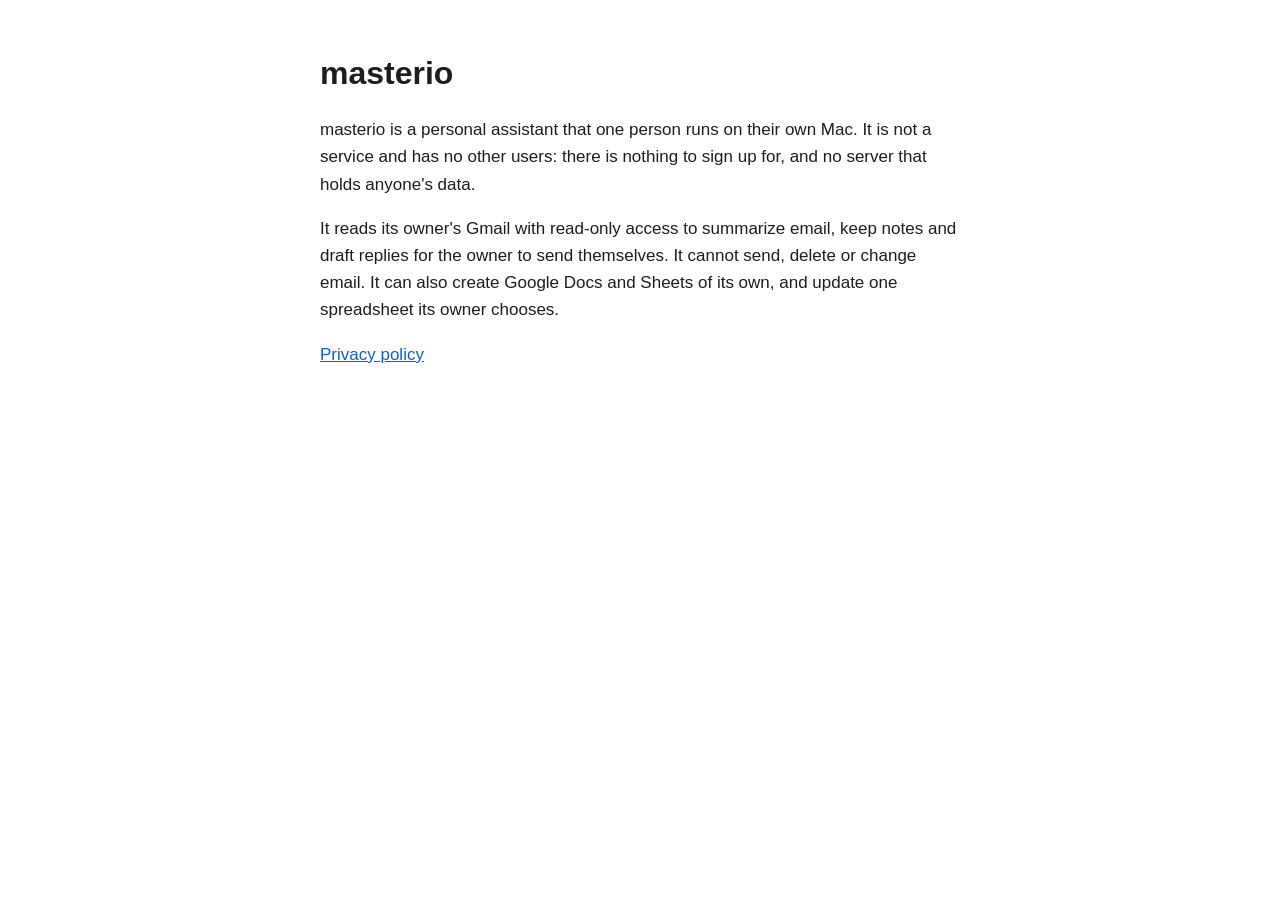
<file: index.html>
<!doctype html>
<html lang="en">
<head>
<meta charset="utf-8">
<meta name="viewport" content="width=device-width, initial-scale=1">
<title>masterio</title>
<link rel="stylesheet" href="style.css">
</head>
<body>
<main>
<h1>masterio</h1>
<p>masterio is a personal assistant that one person runs on their own Mac. It is not a service
and has no other users: there is nothing to sign up for, and no server that holds anyone's data.</p>
<p>It reads its owner's Gmail with read-only access to summarize email, keep notes and draft
replies for the owner to send themselves. It cannot send, delete or change email. It can also
create Google Docs and Sheets of its own, and update one spreadsheet its owner chooses.</p>
<p><a href="privacy.html">Privacy policy</a></p>
</main>
</body>
</html>
</file>
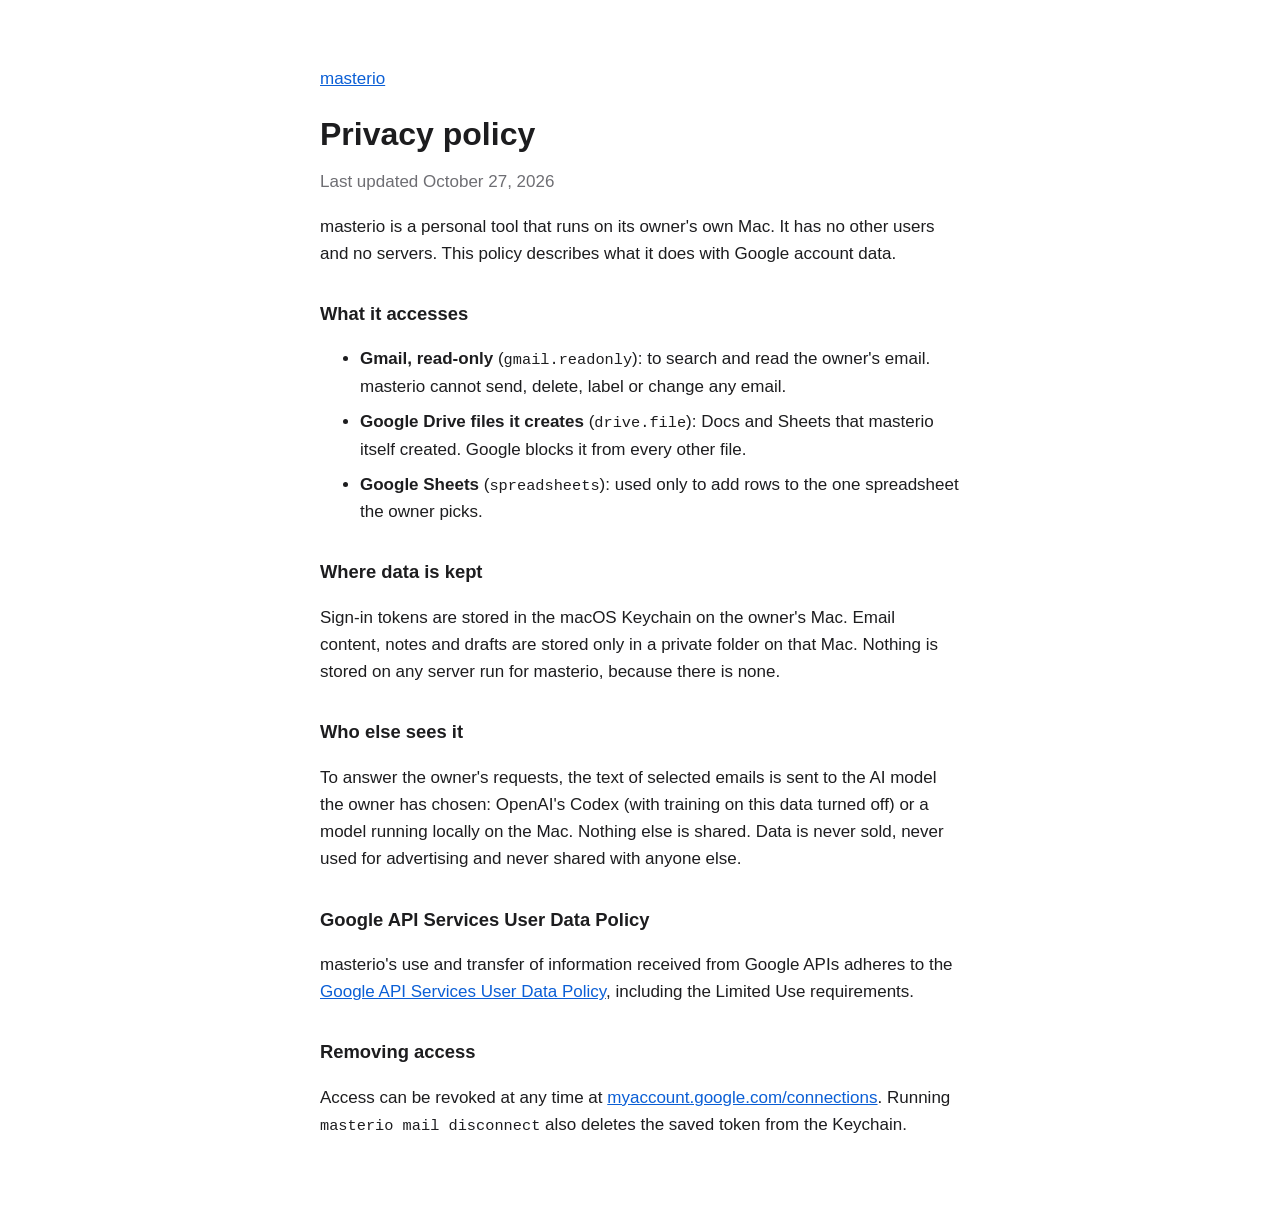
<file: privacy.html>
<!doctype html>
<html lang="en">
<head>
<meta charset="utf-8">
<meta name="viewport" content="width=device-width, initial-scale=1">
<title>masterio privacy policy</title>
<link rel="stylesheet" href="style.css">
</head>
<body>
<main>
<p><a href="index.html">masterio</a></p>
<h1>Privacy policy</h1>
<p class="date">Last updated October 27, 2026</p>

<p>masterio is a personal tool that runs on its owner's own Mac. It has no other users and no
servers. This policy describes what it does with Google account data.</p>

<h2>What it accesses</h2>
<ul>
<li><strong>Gmail, read-only</strong> (<code>gmail.readonly</code>): to search and read the
owner's email. masterio cannot send, delete, label or change any email.</li>
<li><strong>Google Drive files it creates</strong> (<code>drive.file</code>): Docs and Sheets
that masterio itself created. Google blocks it from every other file.</li>
<li><strong>Google Sheets</strong> (<code>spreadsheets</code>): used only to add rows to the one
spreadsheet the owner picks.</li>
</ul>

<h2>Where data is kept</h2>
<p>Sign-in tokens are stored in the macOS Keychain on the owner's Mac. Email content, notes and
drafts are stored only in a private folder on that Mac. Nothing is stored on any server run for
masterio, because there is none.</p>

<h2>Who else sees it</h2>
<p>To answer the owner's requests, the text of selected emails is sent to the AI model the owner
has chosen: OpenAI's Codex (with training on this data turned off) or a model running locally on
the Mac. Nothing else is shared. Data is never sold, never used for advertising and never shared
with anyone else.</p>

<h2>Google API Services User Data Policy</h2>
<p>masterio's use and transfer of information received from Google APIs adheres to the
<a href="https://developers.google.com/terms/api-services-user-data-policy">Google API Services
User Data Policy</a>, including the Limited Use requirements.</p>

<h2>Removing access</h2>
<p>Access can be revoked at any time at
<a href="https://myaccount.google.com/connections">myaccount.google.com/connections</a>. Running
<code>masterio mail disconnect</code> also deletes the saved token from the Keychain.</p>
</main>
</body>
</html>
</file>
<file: style.css>
:root { color-scheme: light dark; --fg: #1d1d1f; --muted: #6e6e73; --bg: #ffffff; --link: #0b5fd6; }
@media (prefers-color-scheme: dark) {
  :root { --fg: #f2f2f4; --muted: #a1a1a6; --bg: #141416; --link: #6aa8ff; }
}
body { margin: 0; background: var(--bg); color: var(--fg);
       font: 17px/1.6 -apple-system, BlinkMacSystemFont, "Segoe UI", Roboto, sans-serif; }
main { max-width: 640px; margin: 0 auto; padding: 48px 16px 64px; }
h1 { font-size: 2rem; margin: 0 0 16px; }
h2 { font-size: 1.15rem; margin: 32px 0 8px; }
a { color: var(--link); }
code { font-size: 0.9em; }
.date { color: var(--muted); margin-top: -8px; }
li { margin-bottom: 8px; }
</file>
